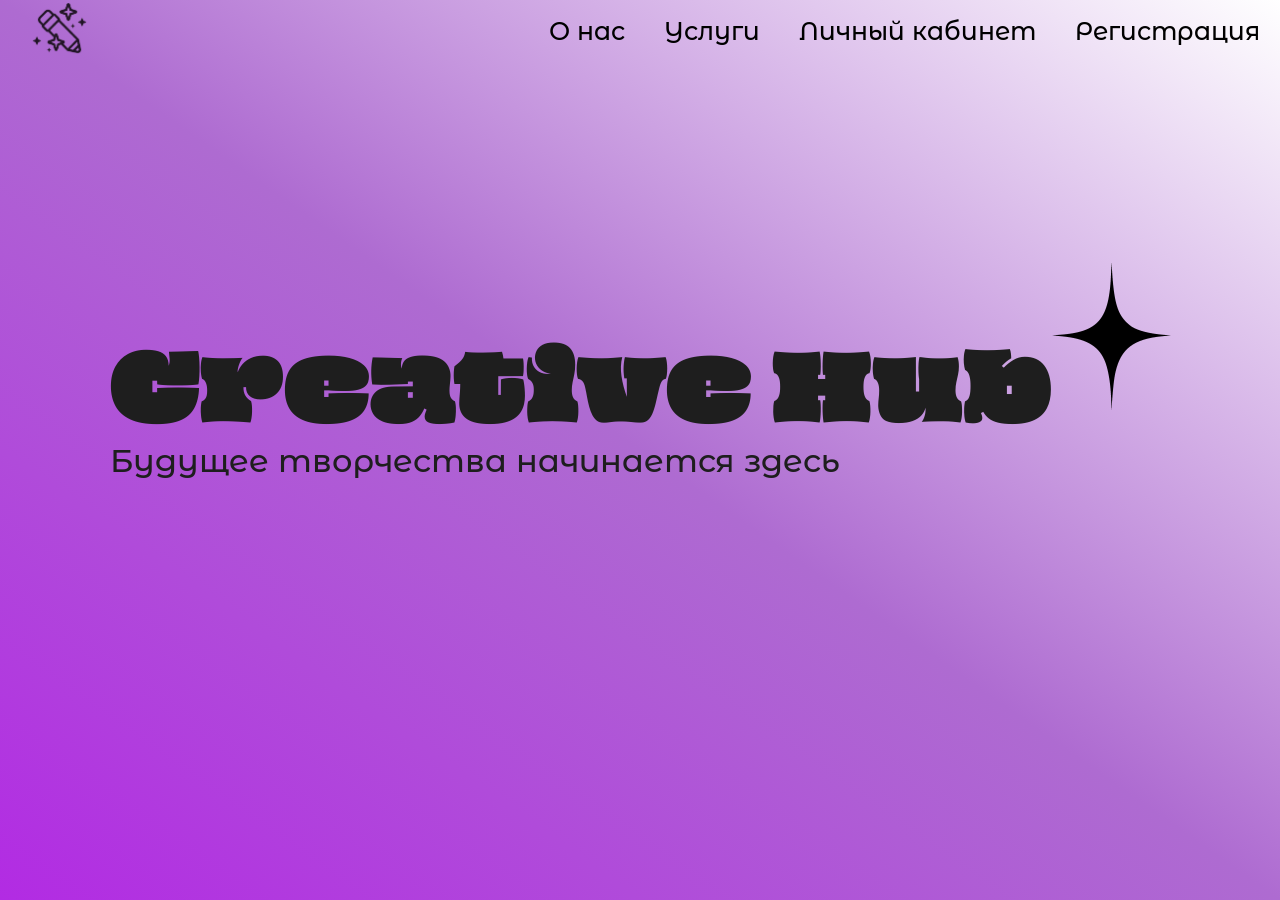
<file: index.html>
<!DOCTYPE html>
<html lang="ru">
<head>
    <meta charset="UTF-8">
    <meta name="viewport" content="width=device-width, initial-scale=1.0">
    <title>Document</title>
    <link rel="stylesheet" href="./Allstyle/style.css">
</head>
<body>
    <header>
        <div class="superheader">
            <div class="logobox">
                <a href="#txtglav" class = "logo"></a>
            </div>
            <div class="navigation">
                <ul>
                    <li>
                        <a href="./About.html">О нас</a>
                    </li>
                    <li>
                        <a href="services.html">Услуги</a>
                    </li>
                    <li>
                        <a href="lk.html">Личный кабинет</a>
                    </li>
                    <li>
                        <a href="" class="reg-btn">Регистрация</a>
                    </li>
                </ul>
            </div>
        </div>
    </header>
    <main>
        <div class="txtglav">
            <div class="name">
                <div class = "nametxt">
                    <p>Creative Hub</p>
                </div>
                <div class="blackstar">
                    <img src="./images/mini star.png" alt="">
                </div>
            </div>
            <div class="slogan">
                <p>Будущее творчества начинается здесь</p>
            </div>
        </div>
    </main>
    <div class="overlay"></div>
    <div class="registration">
        <button class="close-btn">×</button>
        <h2>Регистрация</h2>
        <form action="">
            <label for="email">E-mail</label>
            <input type="email" id="email" name="email" placeholder="example@mail.ru">

            <label for="email">Имя</label>
            <input type="text" id="firstname" name="firstname" placeholder="Введите имя">

            <label for="lastname">Фамилия</label>
            <input type="taxt" id="lastname" name="lastname" placeholder="Введите фамилию">

            <label for="phone">Телефон</label>
            <input type="tel" id="phone" name="phone" placeholder="+7-978-777-77-77">

            <label for="password">Пароль</label>
            <input type="password" id="password" name="password" placeholder="Введите пароль">
            
            <label for="password-repeat">Повтор пароля</label>
            <input type="password" id="password-repeat" name="password-repeat" placeholder="Повторите пароль">

            <div class="agreement">
                <label for="agree">
                <input type="checkbox" name="agree" id="agree">
                Согласен на обработку персональных данных
                </label>
            </div>

            <button type="submit" class="vxbut">Зарегистрироваться</button>
            <a href="">Уже есть аккаунт? Войдите.</a>
        </form>
    </div>
    <div class="enter">
        <button class="close-btn">×</button>
        <h2>Вход</h2>
        <form action="">
            <label for="email">E-mail</label>
            <input type="email" id="email" name="email" placeholder="example@mail.ru">

            <label for="password">Пароль</label>
            <input type="password" id="password" name="password" placeholder="Введите пароль">

            <button type="submit" class="vxbut">Войти</button>
            <a href="">Еще нет аккаунта? Зарегистрируйтесь.</a>
        </form>
    </div>
    
    <script src="./Allstyle/script.js"></script>
</body>
</html>
</file>
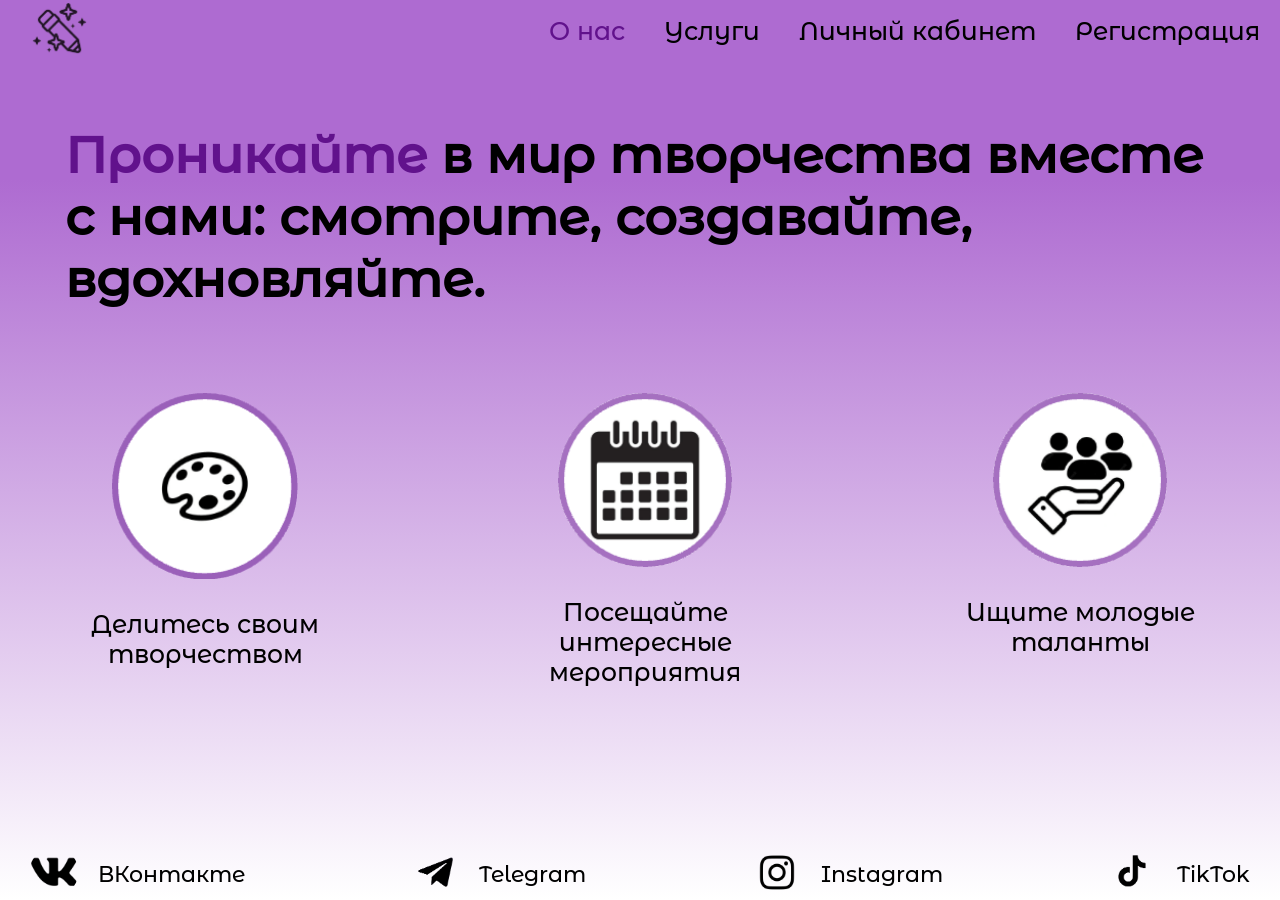
<file: About.html>
<!DOCTYPE html>
<html lang="ru">
<head>
    <meta charset="UTF-8">
    <meta name="viewport" content="width=device-width, initial-scale=1.0">
    <title>Document</title>
    <link rel="stylesheet" href="./Allstyle/style.css">
</head>
<body class="bodyAbout">
    <header>
        <div class="superheader">
            <div class="logobox">
                <a href="index.html" class = "logo"></a>
            </div>
            <div class="navigation">
                <ul>
                    <li>
                        <a href="About.html" class="About">О нас</a>
                    </li>
                    <li>
                        <a href="services.html" class="">Услуги</a>
                    </li>
                    <li>
                        <a href="lk.html">Личный кабинет</a>
                    </li>
                    <li>
                        <a href="" class="reg-btn">Регистрация</a>
                    </li>
                </ul>
            </div>
        </div>
    </header>

    <main>
        
        <div class="about-slogan">
            <h2><span>Проникайте</span> в мир творчества вместе с нами: смотрите, создавайте, вдохновляйте.</h2>
        </div>

        <section class="plushki">
            <div class="plushka">
                <div class="pic">
                    <img src="./images/Paletka.png" alt="">
                </div>
                <p>Делитесь своим творчеством</p>
            </div>

            <div class="plushka">
                <div class="pic">
                    <img src="./images/kalend.png" alt="">
                </div>
                <p>Посещайте интересные мероприятия</p>
            </div>

            <div class="plushka">
                <div class="pic">
                    <img src="./images/hand.png" alt="">
                </div>
                <p>Ищите молодые таланты</p>
            </div>
        </section>

    </main>

    <div class="overlay"></div>
    <div class="registration">
        <button class="close-btn">×</button>
        <h2>Регистрация</h2>
        <form action="">
            <label for="email">E-mail</label>
            <input type="email" id="email" name="email" placeholder="example@mail.ru">

            <label for="email">Имя</label>
            <input type="text" id="firstname" name="firstname" placeholder="Введите имя">

            <label for="lastname">Фамилия</label>
            <input type="text" id="lastname" name="lastname" placeholder="Введите фамилию">

            <label for="phone">Телефон</label>
            <input type="tel" id="phone" name="phone" placeholder="+7-978-777-77-77">

            <label for="password">Пароль</label>
            <input type="password" id="password" name="password" placeholder="Введите пароль">
            
            <label for="password-repeat">Повтор пароля</label>
            <input type="password" id="password-repeat" name="password-repeat" placeholder="Повторите пароль">

            <div class="agreement">
                <label for="agree">
                <input type="checkbox" name="agree" id="agree">
                Согласен на обработку персональных данных
                </label>
            </div>

            <button type="submit" class="vxbut">Зарегистрироваться</button>
            <a href="">Уже есть аккаунт? Войдите.</a>
        </form>
    </div>

    <div class="enter">
        <button class="close-btn">×</button>
        <h2>Вход</h2>
        <form action="">
            <label for="email">E-mail</label>
            <input type="email" id="email" name="email" placeholder="example@mail.ru">

            <label for="password">Пароль</label>
            <input type="password" id="password" name="password" placeholder="Введите пароль">

            <button type="submit" class="vxbut">Войти</button>
            <a href="">Еще нет аккаунта? Зарегистрируйтесь.</a>
        </form>
    </div>

    <footer class="footer">
        <div class="foot">
            <ul class="footinf">
                <li>
                    <a href="">
                        <span><img src="./images/vk.png" alt="" class="imgfoot"></span>
                        <span class="txtf">ВКонтакте</span>
                    </a>
                </li>
                <li>
                    <a href="">
                        <span><img src="./images/tg.png" alt="" class="imgfoot"></span>
                        <span class="txtf">Telegram</span>
                    </a>
                </li>
                <li>
                    <a href="">
                        <span><img src="./images/inst.png" alt="" class="imgfoot"></span>
                        <span class="txtf">Instagram</span>
                    </a>
                </li>
                <li>
                    <a href="">
                        <span><img src="./images/tiktok.png" alt="" class="imgfoot"></span>
                        <span class="txtf">TikTok</span>
                    </a>
                </li>
            </ul>
        </div>
    </footer>
    <script src="./Allstyle/script.js"></script>

</body>
</html>
</file>
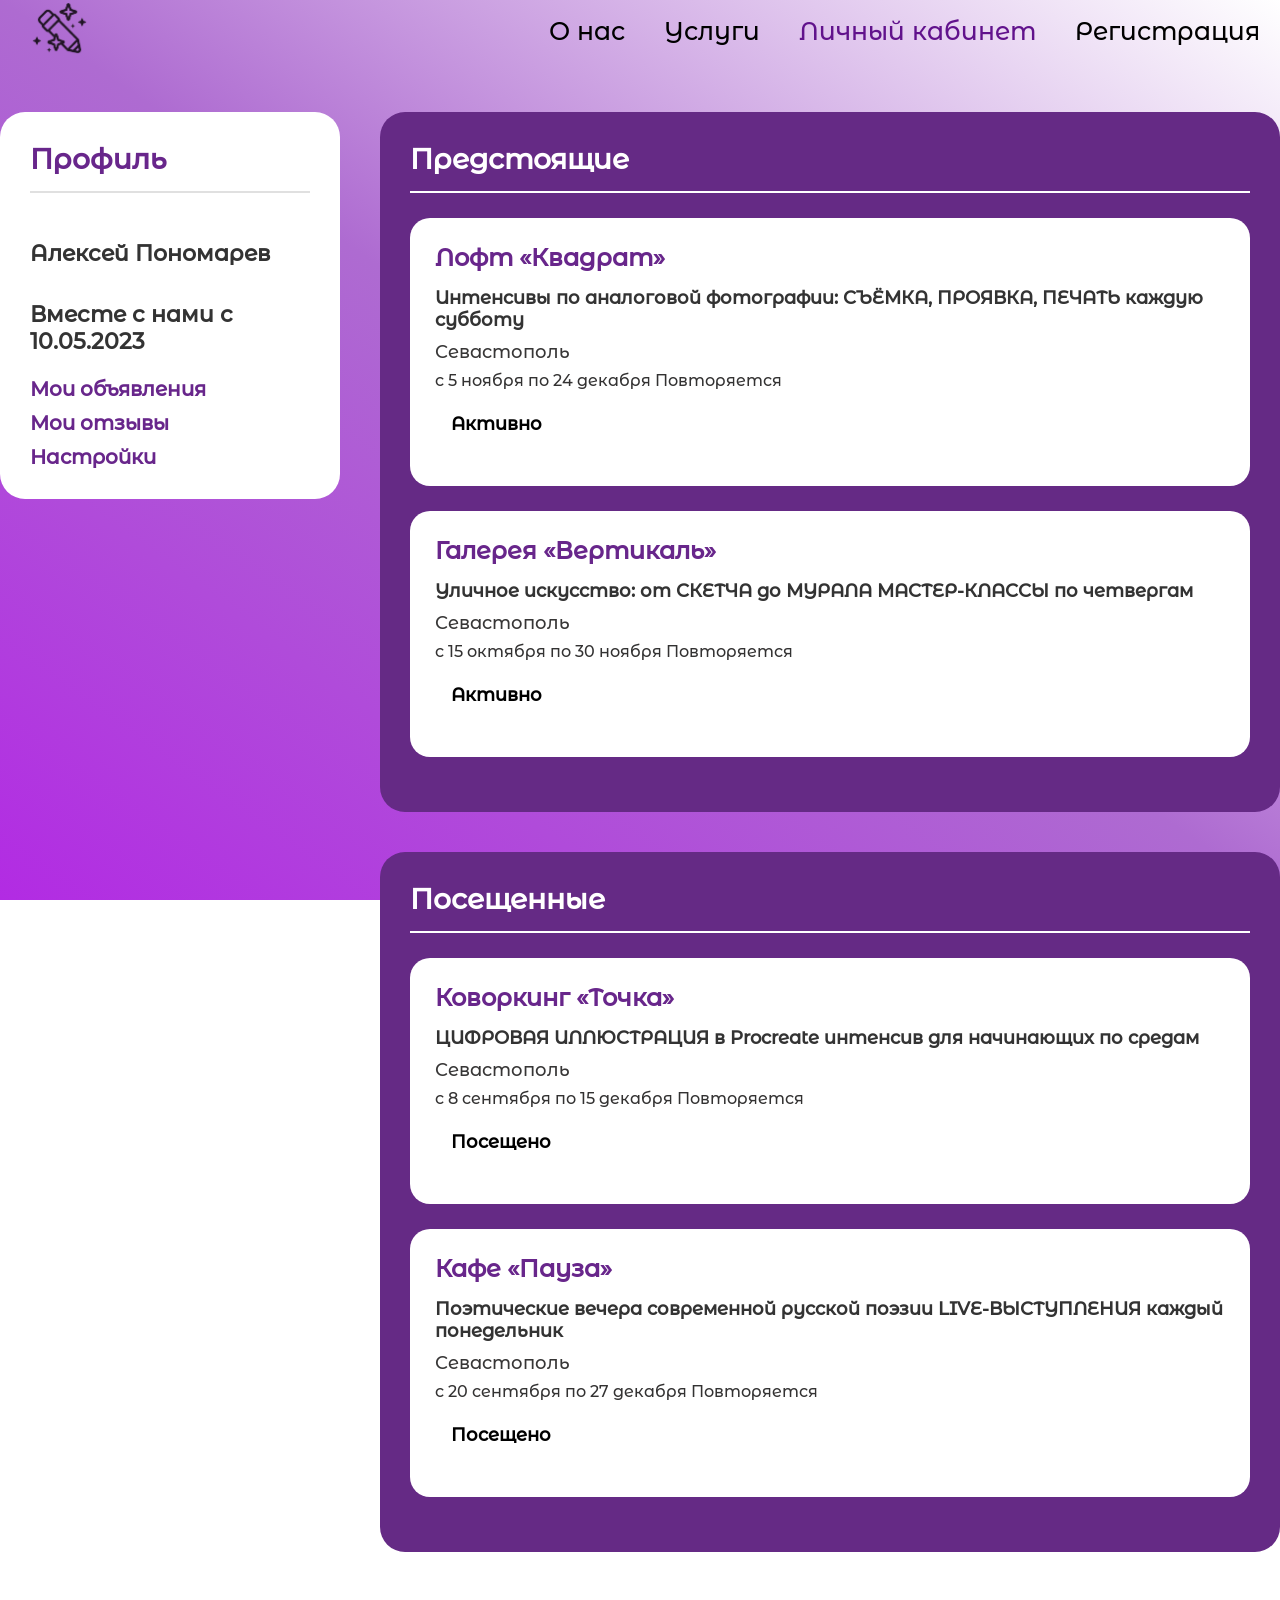
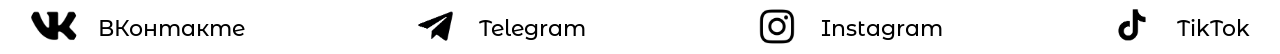
<file: lk.html>
<!DOCTYPE html>
<html lang="en">
<head>
    <meta charset="UTF-8">
    <meta name="viewport" content="width=device-width, initial-scale=1.0">
    <title>Document</title>
    <link rel="stylesheet" href="./Allstyle/style.css">
</head>
<body class="bodylkab">
        <header>
        <div class="superheader">
            <div class="logobox">
                <a href="index.html" class = "logo"></a>
            </div>
            <div class="navigation">
                <ul>
                    <li>
                        <a href="About.html">О нас</a>
                    </li>
                    <li>
                        <a href="services.html">Услуги</a>
                    </li>
                    <li>
                        <a href="" class="Lkab">Личный кабинет</a>
                    </li>
                    <li>
                        <a href="" class="reg-btn">Регистрация</a>
                    </li>
                </ul>
            </div>
        </div>
    </header>

    <main class="lk">
        <div class="plashka-prof">
            <h2>Профиль</h2>
            <p><strong>Алексей Пономарев</strong></p>
            <p>Вместе с нами с 10.05.2023</p>
            
            <ul class="profile-menu">
                <li class="prof-adverts">Мои объявления</li>
                <li class="prof-reviews">Мои отзывы</li>
                <li class="prof-settings">Настройки</li>
            </ul>
        </div>

        <div class="all-events">
            <div class="events">
                <h2 class="events-time">Предстоящие</h2>
                
                <div class="event-card">
                    <h3 class="event-title">Лофт «Квадрат»</h3>
                    <p class="event-description"><strong>Интенсивы по аналоговой фотографии: СЪЁМКА, ПРОЯВКА, ПЕЧАТЬ каждую субботу</strong></p>
                    <p class="event-location">Севастополь</p>
                    <p class="event-date">с 5 ноября по 24 декабря Повторяется</p>
                    <p class="event-status"><strong>Активно</strong></p>
                </div>
                
                
                <div class="event-card">
                    <h3 class="event-title">Галерея «Вертикаль»</h3>
                    <p class="event-description"><strong>Уличное искусство: от СКЕТЧА до МУРАЛА МАСТЕР-КЛАССЫ по четвергам</strong></p>
                    <p class="event-location">Севастополь</p>
                    <p class="event-date">с 15 октября по 30 ноября Повторяется</p>
                    <p class="event-status"><strong>Активно</strong></p>
                </div>
            </div>

            <div class="events">
                <h2 class="events-time">Посещенные</h2>
                
                <div class="event-card">
                    <h3 class="event-title">Коворкинг «Точка»</h3>
                    <p class="event-description"><strong>ЦИФРОВАЯ ИЛЛЮСТРАЦИЯ в Procreate интенсив для начинающих по средам</strong></p>
                    <p class="event-location">Севастополь</p>
                    <p class="event-date">с 8 сентября по 15 декабря Повторяется</p>
                    <p class="event-status"><strong>Посещено</strong></p>
                </div>

                
                <div class="event-card">
                    <h3 class="event-title">Кафе «Пауза»</h3>
                    <p class="event-description"><strong>Поэтические вечера современной русской поэзии LIVE-ВЫСТУПЛЕНИЯ каждый понедельник</strong></p>
                    <p class="event-location">Севастополь</p>
                    <p class="event-date">с 20 сентября по 27 декабря Повторяется</p>
                    <p class="event-status"><strong>Посещено</strong></p>
                </div>
            </div>
        </div>

    </main>

    <footer class="footer">
        <div class="foot">
            <ul class="footinf">
                <li>
                    <a href="">
                        <span><img src="./images/vk.png" alt="" class="imgfoot"></span>
                        <span class="txtf">ВКонтакте</span>
                    </a>
                </li>
                <li>
                    <a href="">
                        <span><img src="./images/tg.png" alt="" class="imgfoot"></span>
                        <span class="txtf">Telegram</span>
                    </a>
                </li>
                <li>
                    <a href="">
                        <span><img src="./images/inst.png" alt="" class="imgfoot"></span>
                        <span class="txtf">Instagram</span>
                    </a>
                </li>
                <li>
                    <a href="">
                        <span><img src="./images/tiktok.png" alt="" class="imgfoot"></span>
                        <span class="txtf">TikTok</span>
                    </a>
                </li>
            </ul>
        </div>
    </footer>

        <div class="registration">
        <button class="close-btn">×</button>
        <h2>Регистрация</h2>
        <form action="">
            <label for="email">E-mail</label>
            <input type="email" id="email" name="email" placeholder="example@mail.ru">

            <label for="email">Имя</label>
            <input type="text" id="firstname" name="firstname" placeholder="Введите имя">

            <label for="lastname">Фамилия</label>
            <input type="text" id="lastname" name="lastname" placeholder="Введите фамилию">

            <label for="phone">Телефон</label>
            <input type="tel" id="phone" name="phone" placeholder="+7-978-777-77-77">

            <label for="password">Пароль</label>
            <input type="password" id="password" name="password" placeholder="Введите пароль">
            
            <label for="password-repeat">Повтор пароля</label>
            <input type="password" id="password-repeat" name="password-repeat" placeholder="Повторите пароль">

            <div class="agreement">
                <label for="agree">
                <input type="checkbox" name="agree" id="agree">
                Согласен на обработку персональных данных
                </label>
            </div>

            <button type="submit" class="vxbut">Зарегистрироваться</button>
            <a href="">Уже есть аккаунт? Войдите.</a>
        </form>
    </div>

    <div class="enter">
        <button class="close-btn">×</button>
        <h2>Вход</h2>
        <form action="">
            <label for="email">E-mail</label>
            <input type="email" id="email" name="email" placeholder="example@mail.ru">

            <label for="password">Пароль</label>
            <input type="password" id="password" name="password" placeholder="Введите пароль">

            <button type="submit" class="vxbut">Войти</button>
            <a href="">Еще нет аккаунта? Зарегистрируйтесь.</a>
        </form>
    </div>
    <div class="overlay"></div>
    <script src="./Allstyle/script.js"></script>

</body>
</html>
</file>
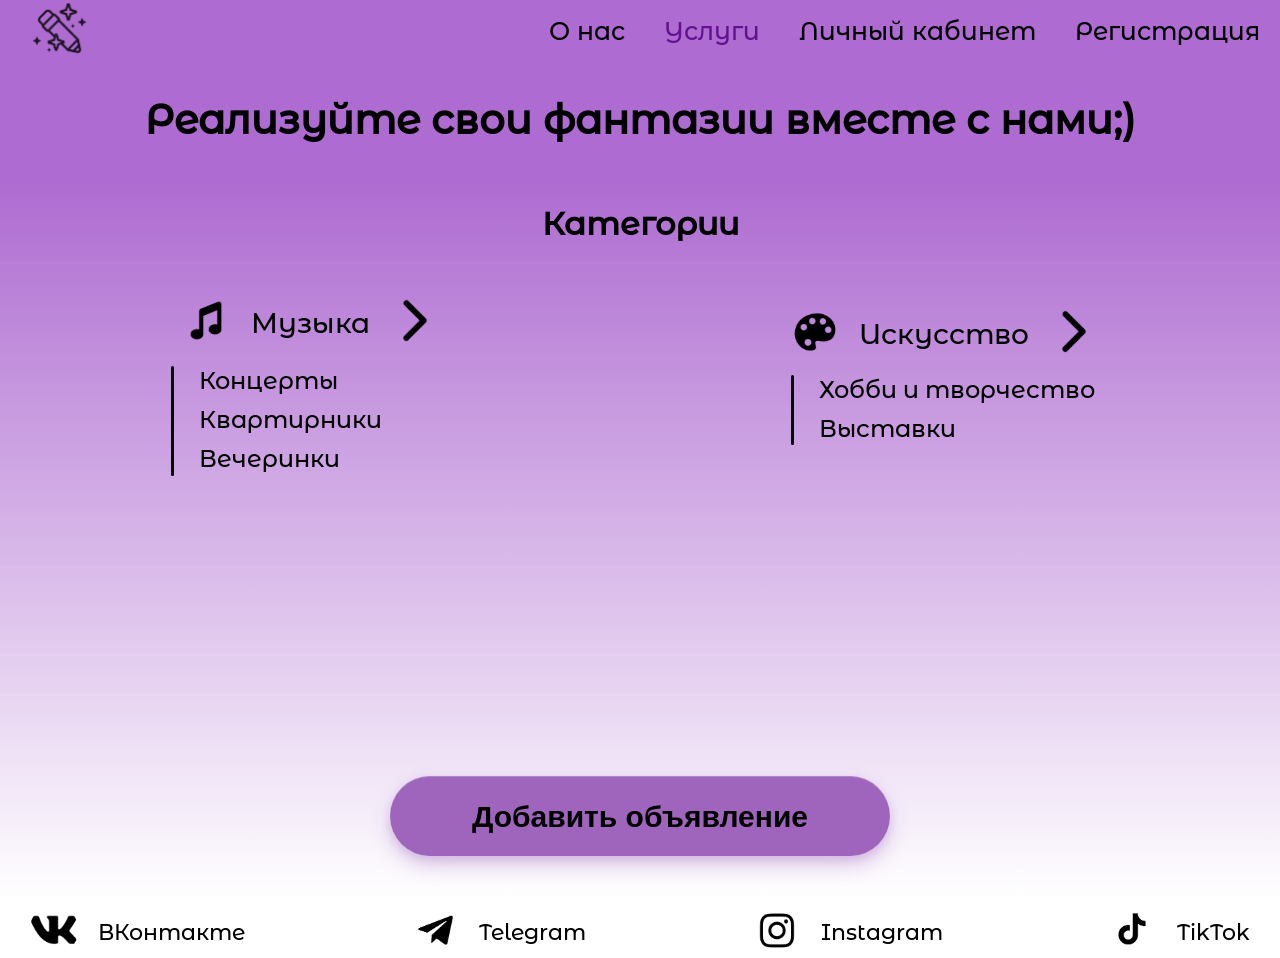
<file: services.html>
<!DOCTYPE html>
<html lang="ru">
<head>
    <meta charset="UTF-8">
    <meta name="viewport" content="width=device-width, initial-scale=1.0">
    <title>Document</title>
    <link rel="stylesheet" href="./Allstyle/style.css">
</head>
<body class="bodyAbout">
    <header>
        <div class="superheader">
            <div class="logobox">
                <a href="index.html" class = "logo"></a>
            </div>
            <div class="navigation">
                <ul>
                    <li>
                        <a href="About.html" class="">О нас</a>
                    </li>
                    <li>
                        <a href="" class="servicehead">Услуги</a>
                    </li>
                    <li>
                        <a href="lk.html">Личный кабинет</a>
                    </li>
                    <li>
                        <a href="" class="reg-btn">Регистрация</a>
                    </li>
                </ul>
            </div>
        </div>
    </header>
    <main class="servicemain">
        <section class="txtservice">
            <h1>Реализуйте свои фантазии вместе с нами;)</h1>
        </section>
        <section class="categories">
            <div class="txtcategor"><h2>Категории</h2></div>
            <div class="categorobsh">
                <div class="contserv">
                    <a href="" class="obshbox">
                        <span class="boximgserv">
                            <div class="whiteboxserv">
                                <img src="./images/music.png" alt="" class="imservm">
                            </div>
                        </span>
                        <span class="txtservicon">Музыка</span>
                        <span><img src="./images/arrow.png" alt="" class="arrow"></span>
                    </a>
                    <div class="infunder">
                        <div class="lineserv"></div>
                        <div class="infcat">
                            <div>Концерты</div>
                            <div>Квартирники</div>
                            <div>Вечеринки</div>
                        </div>
                    </div>
                </div>
                <div class="contserv">
                    <a href="" class="obshboxp">
                        <span class="boximgserv">
                            <div class="whiteboxserv">
                                <img src="./images/paint.png" alt="" class="imservp">
                            </div>
                        </span>
                        <span class="txtServiconPaint">Искусство</span>
                        <span><img src="./images/arrow.png" alt="" class="arrow"></span>
                    </a>
                    <div class="infunder">
                        <div class="lineservp"></div>
                        <div class="infcat">
                            <div>Хобби и творчество</div>
                            <div>Выставки</div>
                            <div></div>
                        </div>
                    </div>
                </div>
            </div>
        </section>
        <section class="butt-obiavl-sec">
            <div class="boxbuttobiavl">
                <button class="butt-obiavl">
                    <div>Добавить объявление</div>
                </button>
            </div>
        </section>
        <section class="AddWindow">
            <button class="close-btn">×</button>
            <form action="" class="boxinf">
                <div class="ObshAdd">
                    <div class="infAdd">
                        <label for="">Категория мероприятия:</label>
                        <select name="categorymerop" id="categorymerop" required>
                            <option value="" selected disabled>Выберите категорию</option>
                            <option value="Music">Музыка</option>
                            <option value="Iskyss">Искусство</option>
                        </select>
                    </div>
                    <div class="infAdd">
                        <label for="">Место проведения:</label>
                        <input type="text" name="place" id="place" placeholder="Введите адрес" required>
                    </div>
                    <div class="infAdd">
                        <label for="">На сколько человек:</label>
                        <input type="number" name="kolpers" id="kolpers" placeholder="Введите кол-во человек" required>
                    </div>
                    <div class="infAdd">
                        <label for="">Краткое описание:</label>
                        <textarea name="opis" id="opis" placeholder="Расскажите о своём мероприятии!" required></textarea>
                    </div>
                </div>
                <div class="ObshAdd">
                    <div class="infAdd">
                        <label for="photos">Фото с места проведения:</label>
                        <div class="custom-file-input">
                            <input class="inputfile" type="file" id="photos" name="photos[]" 
                                multiple 
                                accept="image/jpeg, image/png, image/webp"
                                max="5" required>
                            <button type="button" class="file-btn">Выбрать файлы</button>
                            <div class="file-info">Файл не выбран</div>
                            <div class="file-list"></div>
                        </div>
                    </div>
                    <div class="infAdd">
                        <label for="">Вход:</label>
                        <select name="pricevx" id="pricevx" required>
                            <option value="" selected disabled>Платный/Бесплатный</option>
                            <option value="Pay">Платный</option>
                            <option value="Nopay">Бесплатный</option>
                        </select>
                    </div>
                    <div class="priceinf">
                        <div class="infAdd">
                            <label for="">Цена:</label>
                            <input type="number" name="price" id="price" placeholder="Введите цену входа" required>
                        </div>
                    </div>
                    <div class="buttAddbox">
                        <button class="buttAdd">Загрузить объявление</button>
                    </div>
                </div>
            </form>
        </section>
    </main>
    <div class="overlay"></div>
    <div class="registration">
        <button class="close-btn">×</button>
        <h2>Регистрация</h2>
        <form action="">
            <label for="email">E-mail</label>
            <input type="email" id="email" name="email" placeholder="example@mail.ru">

            <label for="email">Имя</label>
            <input type="text" id="firstname" name="firstname" placeholder="Введите имя">

            <label for="lastname">Фамилия</label>
            <input type="taxt" id="lastname" name="lastname" placeholder="Введите фамилию">

            <label for="phone">Телефон</label>
            <input type="tel" id="phone" name="phone" placeholder="+7-978-777-77-77">

            <label for="password">Пароль</label>
            <input type="password" id="password" name="password" placeholder="Введите пароль">
            
            <label for="password-repeat">Повтор пароля</label>
            <input type="password" id="password-repeat" name="password-repeat" placeholder="Повторите пароль">

            <div class="agreement">
                <label for="agree">
                <input type="checkbox" name="agree" id="agree">
                Согласен на обработку персональных данных
                </label>
            </div>

            <button type="submit" class="vxbut">Зарегистрироваться</button>
            <a href="">Уже есть аккаунт? Войдите.</a>
        </form>
    </div>
    <div class="enter">
        <button class="close-btn">×</button>
        <h2>Вход</h2>
        <form action="">
            <label for="email">E-mail</label>
            <input type="email" id="email" name="email" placeholder="example@mail.ru">

            <label for="password">Пароль</label>
            <input type="password" id="password" name="password" placeholder="Введите пароль">

            <button type="submit" class="vxbut">Войти</button>
            <a href="">Еще нет аккаунта? Зарегистрируйтесь.</a>
        </form>
    </div>
    <footer class="footer">
        <div class="foot">
            <ul class="footinf">
                <li>
                    <a href="">
                        <span><img src="./images/vk.png" alt="" class="imgfoot"></span>
                        <span class="txtf">ВКонтакте</span>
                    </a>
                </li>
                <li>
                    <a href="">
                        <span><img src="./images/tg.png" alt="" class="imgfoot"></span>
                        <span class="txtf">Telegram</span>
                    </a>
                </li>
                <li>
                    <a href="">
                        <span><img src="./images/inst.png" alt="" class="imgfoot"></span>
                        <span class="txtf">Instagram</span>
                    </a>
                </li>
                <li>
                    <a href="">
                        <span><img src="./images/tiktok.png" alt="" class="imgfoot"></span>
                        <span class="txtf">TikTok</span>
                    </a>
                </li>
            </ul>
        </div>
    </footer>
    <script src="./Allstyle/script.js"></script>
</body>
</html>
</file>
<file: Allstyle/style.css>
@font-face {
    font-family: "Monster";
    src: url('shrift/MontserratAlternates-Medium.ttf') format('opentype');
    font-weight: normal;  
    font-style: normal;
}

@font-face {
    font-family: "Oi";
    src: url('shrift/Oi-Regular.ttf') format('opentype');
    font-weight: normal;
    font-style: normal;
}

body, .bodyAbout{
    font-family: "Monster", Arial, Helvetica, sans-serif;
    background: linear-gradient(
        to top right,
        #b22be3 0%,
        #ae6bd1 50%,
        #ffffff 100%
    );
    margin: 0;
    min-height: 100vh;
    display: flex;
    flex-direction: column;
    overflow-x: hidden;
    background-attachment: fixed;
}

.bodyAbout{
    background: linear-gradient(
        to bottom,
        #ae6bd1 20%,
        #ffffff 100%
    );
    background-attachment: fixed;
}

footer{
    user-select: none;
}

header a{
    text-decoration: none;
}

header a:hover{
    text-decoration: underline;
}

.registration, .enter{
    position: absolute;
    display: flex;
    flex-direction: column;
    align-items: center;
    top: 50%;
    left: 50%;
    transform: translate(-50%, -50%);
    max-width: 400px;
    background: rgb(255, 255, 255);
    padding: 15px;
    border-radius: 15px;
    width: 90%;
    max-height: 90vh;
    overflow-y: auto;
}

.registration label, .enter label{
    display: block;
    margin-top: 15px;
    font-weight: bold;
}

.registration input, .enter input{
    width: 100%;
    padding: 8px;
    margin-top: 5px;
    border-radius: 10px;
    border: 1px solid #ccc;
    box-sizing: border-box;
    display: block;
}

.registration h2, .enter h2{
    text-align: center;
    align-self: center;
}

.close-btn{
    align-self: end;
    margin-top: 0;
    background-color:#68128d;
    border: none;
    color: white;
    border-radius: 5px;
    cursor: pointer;
}

.vxbut{
    width: 100%; 
    margin-top: 20px; 
    padding: 10px; 
    background: #68128d;
    color: white; 
    border:none; 
    border-radius: 10px; 
    font-size: 16px;
    cursor: pointer;
}

.agreement label {
    display: flex;
    align-items: center;
    font-size: 14px;
    color: #000000;
}

.agreement input {
    margin-right: 10px;
    width: 18px;
    height: 18px;
    cursor: pointer;
}

.registration, .enter{
  opacity: 0;                    /* Невидимы */
  transform: translate(-50%, -50%) scale(0);
  transition: all 1.5s;
}

.registration.visible, .enter.visible, .AddWindow.visible {
  opacity: 1;                    /* Становятся видимыми */
  transform: translate(-50%, -50%) scale(1);
  z-index: 999;
}

.registration a, .enter a{
    display: block;
    text-align: center;
    margin-top: 15px;
    color: #68128d;
    text-decoration: none;
    font-weight: 600;
    font-size: 14px;
    cursor: pointer;
}

.registration a:hover, .enter a:hover{
    text-decoration: underline;
}

.txtglav {
    display: flex;
    flex-direction: column;
    margin: 200px auto 0 auto;
    width: fit-content;    /* блок сожмется под размер текста со звездой */
    align-items: flex-start; /* элементы внутри (слоган) прижмутся к левому краю */
}

.name{
    display: flex;
    flex-direction: row;
    flex-wrap: wrap;
    justify-content: center;
}

.slogan {
    display: flex;
}

.slogan p {
    color: #1e1e1e;
    font-family: "Monster";
    font-size: clamp(18px, 2.5vw, 38px);
    text-align: left; 
    margin: 0;
}

.nametxt {
    font-family: "Oi", Arial, Helvetica, sans-serif;
    color: #1e1e1e;
    font-size: clamp(40px, 7vw, 120px);
    line-height: 1;
    text-align: center;
}
.nametxt p{
    margin-bottom: 0;
}

.superheader{
    display: flex;
    align-items: flex-start;
    user-select: none;
    width: 100%;
    box-sizing: border-box;
    flex-wrap: wrap;
}

.navigation{
    display: flex;
    justify-content: flex-end;
    align-items: flex-start;
    padding-right: 20px;
    flex-grow: 1
}

.navigation ul {
    list-style: none;
    display: flex;
    gap: 39px;
    justify-content: center;
    align-items: flex-start;
}

.navigation ul li {
    cursor: pointer;
    font-size: 25px;
}

a{
    text-decoration: none;
    color: black;
}

.logobox{
    margin-top: 0;
    margin-left: -15px;
    display: flex;
    justify-content: flex-start;
    align-items: flex-start;
}

.logo{
    background-image: url("../images/logo.png");
    background-repeat: no-repeat;
    background-size: contain;
    background-position: center;
    width: 150px;
    height: 60px;
    display: block;
}

/* contacts */

.messageblock{
    background-color: #C99EE0;
    display: flex;
    flex-direction: column;
    height: 50vh;
    padding: 50px;
    gap: 100px;
}
.otvtxt, .txtmes{
    display: flex;
    justify-content: center;
    align-items: center;
    border-radius: 70px;
    font-size: 55px;
}
.otvtxt{
    background-color: #68268B;
    margin-right: auto;
    height: 150px;
    width: 357px;
}
.txtmes{
    background-color: #9F65BD;
    margin-left: auto;
    width: 1100px;
    height: 238px;
    padding-left: 40px;
}
.prefooter{
    background-color: white;
    display: flex;
    flex-direction: row;
    align-items: center;
    width: 100%;
    height: 15vh;
}
.obshkontakt{
    width: 100%;
    display: flex;
    flex-direction: row;
    justify-content: space-around;
}
.im{
    width: 100px;
    height: 100px;
}
.txtprfoot a{
    font-size: 36px;
}
.support, .marketin, .forblog{
    display: flex;
    flex-direction: row;
    align-items: center;
    gap: 20px;
}
.line{
    background-color: #68268B;
    width: 100%;
    height: 5px;
}
.foot, .footercontacts, .footerabout{
    display: flex;
    flex-direction: row;
    justify-content: center;
    align-items: center;
    width: 100%;
}
.footer, .footinf{
    width: 100%;
    display: flex;
    flex-direction: row;
    justify-content: center;
    margin-top: auto;
}
.footercontacts{
    /*height: 17vh;*/
    margin-top: auto;
    background-color: white;
}
.headercontact{
    /*height: 7vh;*/
    background-color: white;
    user-select: none;
}
.footinf{
    width: 100%;
    display: flex;
    flex-direction: row;
    justify-content: space-between;
    align-items: center;
    list-style: none;
    padding: 0;
    margin: 0;
    padding-left: 30px;
    padding-right: 30px;
}
.footinf li {
    margin: 0;
    padding: 0;
}

.txtf{
    font-size: 22px;
    text-decoration: none;
}

.txtf:hover{
    text-decoration: underline;
}

.footinf li a{
    display: flex;
    flex-direction: row;
    align-items: center;
    gap: 20px;
}
.Contacts{
    color: #61128c;
}

/* about html*/

.about-slogan {
    display: flex;
    justify-content: center;
    align-items: center;
    font-size: 34px;
    max-width: 1150px; 
    margin: 0 auto;
    padding: 20px;
    min-height: 200px;
}

.about-slogan span{
    color: #61128c;
}

.plushki {
    display: flex;
    justify-content: center;
    gap: 150px;
    padding-left: 60px;
    padding-right: 60px;
}

.plushka {
    display: flex;
    flex-direction: column;
    align-items: center;
    max-width: 250px;
    padding: 20px;
    cursor: pointer;
}

.plushka p {
    font-size: 25px;
    text-align: center;
    margin-top: 10px;
    transition: color 0.4s ease;
}

.plushka:hover p{
    color: #68268B;
}

.About{
    color: #61128c;
}

.pic {
    max-width: 200px;
    max-height: 200px;
    margin-bottom: 20px;
    transition: transform 0.4s ease;
}

.plushka:hover .pic {
    transform: scale(1.15);
}

.plushka img {
    width: 100%;
    height: 100%;
}

/* Для js:*/

.overlay {
    position: fixed;
    top: 0;
    left: 0;
    width: 100%;
    height: 100%;
    background: rgba(0, 0, 0, 0.5);
    backdrop-filter: blur(5px);
    opacity: 0;
    visibility: hidden;
    transition: all 0.3s ease;
    z-index: 998;
}
.overlay.active{
    opacity: 1;
    visibility: visible;
}

/* Личный кабинет */

.Lkab{
    color: #61128c;
}

.lk {
    display: flex;
    flex-direction: row;
    gap: 40px;
    max-width: 1400px;
    margin: 50px auto;
    box-sizing: border-box;
}

/* Левая панель профиля */
.plashka-prof {
    display: flex;
    flex-direction: column;
    justify-content: start;
    background-color: white;
    border-radius: 25px;
    padding: 30px;
    width: 320px;
    height: fit-content;
    gap: 10px;
}

.plashka-prof h2 {
    font-size: 28px;
    color: #68268B;
    margin-top: 0;
    margin-bottom: 25px;
    padding-bottom: 15px;
    border-bottom: 2px solid #E0E0E0;
}

.plashka-prof p {
    font-size: 22px;
    margin: 12px 0;
    color: #333;
    font-weight: bold;
}

/* Меню профиля */
.profile-menu {
    display: flex;
    flex-direction: column;
    list-style: none;
    padding: 0;
    margin: 0;
    gap: 10px;
}

.profile-menu li {
    font-size: 20px;
    color: #68268B;
    cursor: pointer;
    border-radius: 12px;
    transition: background-color 0.3s ease, transform 0.3s ease;
    font-weight: bold;
}

.profile-menu li:hover {
    background-color: #F0E6F5;
    transform: scale(1.02);
}

/* Правая часть с событиями */
.all-events {
    display: flex;
    flex-direction: column;
    gap: 40px;
}

.events {
    background-color: #652a85;
    border-radius: 25px;
    padding: 30px;
}

.events-time {
    font-size: 28px;
    color: #ffffff;
    margin-top: 0;
    margin-bottom: 25px;
    padding-bottom: 15px;
    border-bottom: 2px solid #ffffff;
}

/* Карточки мероприятий */
.event-card {
    background-color: #ffffff;
    border-radius: 20px;
    padding: 25px;
    margin-bottom: 25px;
    transition: transform 0.3s ease;
}

.event-card:hover {
    transform: scale(1.02);
}

.event-title {
    font-size: 24px;
    color: #68268B;
    margin-top: 0;
    margin-bottom: 15px;
}

.event-description {
    font-size: 18px;
    color: #333;
    margin: 10px 0;
}

.event-location {
    font-size: 18px;
    color: #373636;
    margin: 8px 0;
    display: flex;
    align-items: center;
}

.event-date {
    font-size: 16px;
    color: #333232;
    margin: 8px 0;
    display: flex;
    align-items: center;
}

.event-status {
    font-size: 18px;
    margin-top: 15px;
    padding: 8px 16px;
    border-radius: 20px;
}

.event-status strong {
    font-size: 18px;
}

/* service */

.servicehead{
    color: #61128c;
}
.servicemain, .categories{
    display: flex;
    flex-direction: column;
}
/* service category*/
.txtservice{
    display: flex;
    justify-content: center;
    width: 100%;
    text-align: center;
    box-sizing: border-box;
}
.txtservice h1{
    font-size: 40px;
}
.txtcategor{
    margin: auto;
}
.txtcategor h2{
    font-size: 32px;
}
.categorobsh{
    margin-top: 10px;
    display: flex;
    justify-content: space-around;
}
.obshbox, .obshboxp{
    display: flex;
    align-items: center;
    gap: 10px;
}
.obshboxp{
    margin-bottom: 10px;
}
.imservm{
    width: 70px;
    height: 83px;
}
.imservp{
    height: 48px;
    width: 48px;
}
.txtservicon, .txtServiconPaint{
    font-size: 28px;
}
.txtServiconPaint{
    margin-left: 10px;
}
.contserv{
    display: flex;
    flex-direction: column;
    justify-content: center;
}
.infunder{
    display: flex;
}
.lineserv, .lineservp{
    width: 3px; /* Толщина черточки */
    height: 110px; /* Высота черточки */
    background-color: #000; /* Цвет черточки */
    margin-right: 15px; /* Отступ от текста */
    border-radius: 2px; /* Опционально: скругление краёв */
}
.lineservp{
    height: 70px;
}
.infcat{
    display: flex;
    flex-direction: column;
    gap: 10px;
}
.infcat div{
    font-size: 24px;
    position: relative;
    padding-left: 10px; /* Отступ между точкой и текстом */
}
/* service butt*/

.butt-obiavl-sec{
    display: flex;
    margin: auto;
    margin-top: 300px;
    margin-bottom: 50px;
}
.butt-obiavl, .buttAdd{
    width: 500px;
    height: 80px;
    border-radius: 50px;
    background-color:  #9F65BD;
    border: none;
    cursor: pointer;
    transition: all 0.4s;
    box-shadow: 
        0 10px 20px rgba(159, 101, 189, 0.3),       
        0 4px 8px rgba(159, 101, 189, 0.2),
        inset 0 1px 0 rgba(255, 255, 255, 0.2);
}
.butt-obiavl div{
    font-size: 30px;
    font-weight: 600;
    line-height: 59px;
    letter-spacing: 0px;
    text-align: center;
}
.butt-obiavl:hover, .buttAdd:hover{
    transform: translateY(-3px);
    box-shadow: 
        0 15px 25px rgba(159, 101, 189, 0.4),          
        0 6px 12px rgba(159, 101, 189, 0.3);
}
.butt-obiavl:active, .buttAdd:active{
    transform: translateY(-1px);
    box-shadow: 0 8px 15px rgba(159, 101, 189, 0.3);
}
/* sevice AddWindow */
.AddWindow{
    display: flex;
    flex-direction: column;
    justify-content: center;
    align-items: center;
    position: fixed;
    left: 50%;
    top: 50%;
    transform: translate(-50%, -50%);
    border-radius: 50px;
    z-index: 1000;
    background-color: white;
    width: 900px;
    height: 450px;
    padding: 20px;
    opacity: 0;                    /* Невидимы */
    transform: translate(-50%, -50%) scale(0);
    transition: all 1.5s;
    overflow-y: auto;
}
.boxinf{
    display: flex;
    justify-content: space-around;
    width: 100%;
    height: 100%;
}
.infAdd{
    display: flex;
    flex-direction: column;
    font-size: 20px;
    gap: 10px;
}
.ObshAdd{
    display: flex;
    flex-direction: column;
    justify-content: space-around;
}
.infAdd input, .infAdd select, .infAdd textarea{
    box-sizing: border-box;
    height: 50px;
    padding: 15px;
    width: 300px;
    border-radius: 50px;
    background: rgba(225, 190, 244, 1);
    border: none;
}
.infAdd select{
    -webkit-appearance: none;
    -moz-appearance: none;
    appearance: none;
    /* Добавляем кастомную стрелку */
    background-image: url("data:image/svg+xml;charset=UTF-8,%3csvg xmlns='http://www.w3.org/2000/svg' viewBox='0 0 24 24' fill='%2368128d'%3e%3cpath d='M7 10l5 5 5-5z'/%3e%3c/svg%3e");
    background-repeat: no-repeat;
    background-position: right 15px center; /* Регулируем позицию */
    background-size: 20px;
    cursor: pointer;
}
.infAdd textarea{
    padding: 17px;
    font-family: Arial, Helvetica, sans-serif;
    resize: none;
}
.buttAdd{
    width: 300px;
    height: 50px;
}
.AddWindow .close-btn{
    margin-top: 0;
    background-color:#68128d;
    border: none;
    color: white;
    border-radius: 5px;
    cursor: pointer;
    margin-left: auto;
    width: 25px;
    height: 25px;
    margin-right: 70px;
}

.priceinf{
    display: none;
}
/* Отображение картинки в service */
.custom-file-input {
    position: relative;
    width: 300px;
}

.inputfile {
    position: absolute;
    width: 100%;
    height: 100%;
    opacity: 0;
    cursor: pointer;
    z-index: 2;
}

.file-btn {
    width: 100%;
    height: 50px;
    padding: 10px;
    background: rgba(225, 190, 244, 1);
    border: 2px solid #68128d;
    border-radius: 50px;
    color: #68128d;
    font-size: 16px;
    font-weight: bold;
    cursor: pointer;
    text-align: center;
    transition: all 0.3s;
    box-sizing: border-box;
}

.file-btn:hover {
    background: #e1c2f4;
    border-color: #8a2be2;
    color: #8a2be2;
}

.file-info {
    margin-top: 5px;
    font-size: 14px;
    color: #666;
    text-align: center;
}

.file-list {
    margin-top: 10px;
    font-size: 12px;
    color: #333;
    max-height: 60px;
    overflow-y: auto;
}

/* Размер для телефона горизонтально */
@media (orientation: landscape) and (max-height: 600px) {
    .txtglav{
        margin-top: 20px;
        width: fit-content;
        box-sizing: border-box;
        padding: 20px;
    }
    .txtglav img, .txtglav svg {
        display: none;
    }
    .superheader{
        padding: 15px;
        padding-bottom: 0;
    }
    .slogan p {
        font-size: 30px;
        margin-left: 0;
        text-align: start;
    }
    .nametxt {
        font-size: 60px;
        line-height: 60px;
    }
    .logobox {
        margin: 0;
    }
    .logo {
        width: 65px;
        height: 65px;
    }
    .navigation ul li {
        font-size: 20px;
        white-space: nowrap;
    }

    /* footer */

    .txtf{
        font-size: 20px;
    }
    .imgfoot{
        width: 35px;
        height: 35px;
        object-fit: contain;
    }

    /* о нас */

    .about-slogan h2{
        margin: 0;
        font-size: 35px;
    }
    .about-slogan{
        padding-top: 0;
        padding-bottom: 0;
        min-height: 160px;

    }
    .plushki{
        min-height: 180px;
    }
    .pic{
        width: 150px;
        height: 150px;
    }
    .plushka p{
        font-size: 18px;
        margin: 0;
    }

    /* service */
    .txtservice h1{
        font-size: 25px;
    }
    .txtcategor h2{
        font-size: 25px;
    }

    .contserv{
        display: flex;
        align-items: center;
    }
    .butt-obiavl-sec{
        margin-top: 50px;
        margin-bottom: 30px;
    }
    .boxbuttobiavl {
        display: flex;
        justify-content: center;
        width: 100%;
        padding: 0 15px;
        box-sizing: border-box;
    }
    .butt-obiavl {
        padding: 0 30px;
        width: 100%;
        height: 65px;
        max-width: 500px;
    }
    .butt-obiavl div{
        font-size: 20px;
    }

    /* lk */

    .lk{
        gap: 20px;
        margin-left: 10px;
        margin-right: 10px;
    }
}

/* ЕДИНЫЙ МЕДИА-ЗАПРОС ДЛЯ ТЕЛЕФОНОВ И ЭКСТРЕМАЛЬНОГО СЖАТИЯ */
@media (max-width: 768px) {
    
    body, .bodyAbout {
        background: linear-gradient(to top, #b22be3 0%, #ae6bd1 70%, #ffffff 100%);
    }

    /* Шапка: Логотип слева, меню справа */
    .superheader {
        display: flex;
        flex-direction: row;
        justify-content: space-between; /* Разносим по краям, а не в центр */
        align-items: center;
        width: 100%;
        box-sizing: border-box;
        padding: 10px 15px 0 15px;
    }

    .logobox {
        margin: 0;
        flex-shrink: 0; /* Чтобы логотип не сжимался */
    }
    
    .logo {
        width: 40px;
        height: 40px;
    }

    /* Меню */
    .navigation ul {
        display: flex;
        flex-direction: row; /* Снова в строку, но компактно */
        gap: 15px;
        padding: 0;
        margin: 0;
        align-items: center;
    }
    .navigation ul li a {
        font-size: 10px;
        white-space: nowrap;
    }

    /* Главный текст */
    .txtglav {
        display: flex;
        width: 90%;
        flex-direction: column; 
        align-items: center;
        margin: 50px auto 0 auto;
    }
    .nametxt {
        font-size: 45px;
        line-height: 40px;
        text-align: center;
    }
    .nametxt p{
        margin-top: 0;
    }
    .slogan p {
        font-size: 20px;
        margin-left: 0;
        text-align: center;
    }
    .txtglav img, .txtglav svg {
        display: none;
    }

    /* footer */
    .footer{
        margin-bottom: 10px;
    }
    .footinf{
        padding-left: 20px;
        padding-right: 40px;

    }
    .footinf li a{
        display: flex;
        flex-direction: row;
        gap: 0;
    }
    .footinf li a span{
        display: flex;
        flex-direction: row;
        justify-content: flex-end;
    }
    .txtf{
        font-size: 12px;
    }
    .imgfoot{
        width: 22px;
        height: 22px;
        object-fit: contain;
    }

    /* о нас */
    .about-slogan{
        min-height: 100px;
        max-width: 300px;
    }

    .about-slogan h2{
        margin: 0;
        font-size: 15px;
        text-align: center;
    }

    .plushki{
        display: flex;
        flex-direction: column;
        align-items: center;
        gap: 10px;
        padding-top: 0;
    }

    .plushka{
        max-width: 30%;
        max-height: 30%;
    }

    .pic{
        max-width: 100px;
        max-height: 100px;
    }

    .plushka p{
        font-size: 15px;
        margin: 0;
    }

    .registration, .enter{
        height: auto;
        width: 80%;
    }

    /* service */

    .txtservice h1{
        font-size: 15px;
    }
    .txtcategor h2{
        font-size: 15px;
    }
    .categories{
        width: 100%;

    }
    .categorobsh {
        margin-top: 10px;
        display: flex;
        flex-direction: column;
        align-items: flex-start;
        justify-content: flex-start;
        gap: 10px;
    }
    .lineservp, .lineserv{
        margin-right: 10px;
    }
    .contserv:nth-child(2) {
        margin-left: 10px;
    }
    .lineserv{
        height: 80px;
    }
    .lineservp{
        height: 50px;
    }
    .imservp {
        height: 30px;
        width: 30px;
    }
    .imservm {
        width: 40px;
        height: 53px;
    }
    .arrow{
        width: 30px;
        height: auto;
    }
    .txtservicon, .txtServiconPaint{
        font-size: 20px;
    }
    .infcat div {
        font-size: 15px;
    }  
    .contserv{
        display: flex;
        align-items: center;
    }
    .butt-obiavl-sec{
        margin-top: 50px;
        margin-bottom: 30px;
    }
    .boxbuttobiavl {
        display: flex;
        justify-content: center;
        width: 100%;
        padding: 0 15px;
        box-sizing: border-box;
    }
    .butt-obiavl {
        display: flex;
        align-items: center;
        padding: 0 30px;
        width: 100%;
        height: 50px;
        max-width: 500px;
        background-color:  #dcdcdc;
    }
    .butt-obiavl div{
        font-size: 15px;
    }

    .AddWindow{
        width: 300px;
        max-height: 200px;
        overflow-y: auto;
        border-radius: 30px;
    }
    .boxinf{
        display: flex;
        flex-direction: column;
        gap: 20px;
    }
    .infAdd label{
        font-size: 15px;
    }
    .ObshAdd{
        gap: 20px;
    }
    .AddWindow .close-btn{
        margin-right: 0;
    }
    .buttAdd{
        margin-bottom: 10px;
    }

    /* lk */

    .lk{
        display: flex;
        flex-direction: column;
        align-items: center;
        margin-top: 30px;
    }
    .plashka-prof {
        display: flex;
        flex-direction: row;
        justify-content: space-around;
        padding: 30px;
        width: 60%;
        height: auto;
    }
    .plashka-prof div h2{
        font-size: 20px;
    }
    .plashka-prof div p{
        font-size: 18px;
    }
    .profile-menu li{
        font-size: 15px;
    }
    .profile-menu{
        display: flex;
        flex-direction: column;
        justify-content: center;
        gap: 22px;
    }
    .event-status{
        padding-left: 0;
    }
    .all-events{
        display: flex;
        flex-direction: column;
        align-items: center;
    }
    .events{
        width: 60%;
    }
}

/* ДОБАВКА ДЛЯ ОЧЕНЬ МАЛЕНЬКИХ ЭКРАНОВ (зум 500% и старые телефоны) */
@media (max-width: 450px) {
    .logo {
        width: 30px;
        height: 30px;
    }
    .navigation ul {
        gap: 8px;
    }
    .navigation ul li a {
        font-size: 11px;
    }
    .nametxt {
        font-size: 28px;
        line-height: 28px;
    }
    .slogan p {
        font-size: 14px;
    }

    /* foot */
    .txtf{
        font-size: 11px;
    }
    
    /* о нас*/
    .imgfoot{
        width: 18px;
        height: 18px;
        object-fit: contain;
    }

    /* addwindow */
    .AddWindow{
        width: 300px;
        max-height: 100px;
        overflow-y: auto;
        border-radius: 30px;
    }

}

@media (orientation: portrait){
    .AddWindow{
        width: 300px;
        max-height: none;
        height: auto;
        overflow-y: auto;
        border-radius: 30px;
    }
}
</file>
